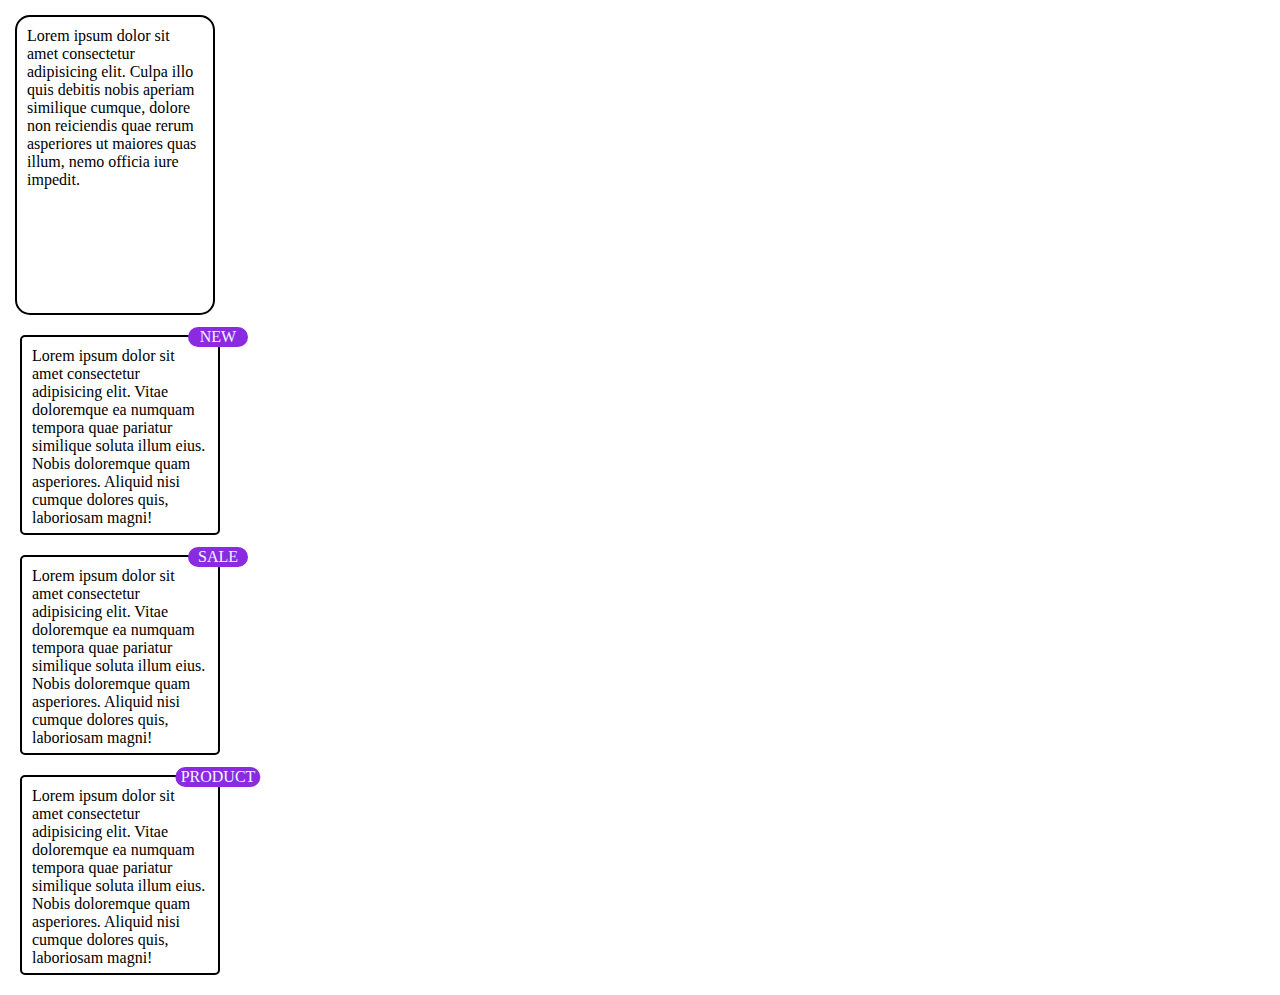
<file: consult10-06/index.html>
<!DOCTYPE html>
<html lang="en">
<head>
    <meta charset="UTF-8">
    <meta http-equiv="X-UA-Compatible" content="IE=edge">
    <meta name="viewport" content="width=device-width, initial-scale=1.0">
    <link rel="stylesheet" href="css/style.css">
    <title>Document</title>
</head>
<body>
    <div class="post">
        <p>
            Lorem ipsum dolor sit amet consectetur adipisicing elit. Culpa illo quis debitis nobis aperiam similique cumque, dolore non reiciendis quae rerum asperiores ut maiores quas illum, nemo officia iure impedit.
        </p>
        <div class="info">

        </div>
        
    </div>
    <div data-content= "NEW" class="card new_product">
        <p>
            Lorem ipsum dolor sit amet consectetur adipisicing elit. Vitae doloremque ea numquam tempora quae pariatur similique soluta illum eius. Nobis doloremque quam asperiores. Aliquid nisi cumque dolores quis, laboriosam magni!
        </p>
    </div>
    <div data-content= "SALE" class="card new_product">
        <p>
            Lorem ipsum dolor sit amet consectetur adipisicing elit. Vitae doloremque ea numquam tempora quae pariatur similique soluta illum eius. Nobis doloremque quam asperiores. Aliquid nisi cumque dolores quis, laboriosam magni!
        </p>
    </div>
    <div data-content= "PRODUCT" class="card new_product">
        <p>
            Lorem ipsum dolor sit amet consectetur adipisicing elit. Vitae doloremque ea numquam tempora quae pariatur similique soluta illum eius. Nobis doloremque quam asperiores. Aliquid nisi cumque dolores quis, laboriosam magni!
        </p>
    </div>
</body>
</html>
</file>
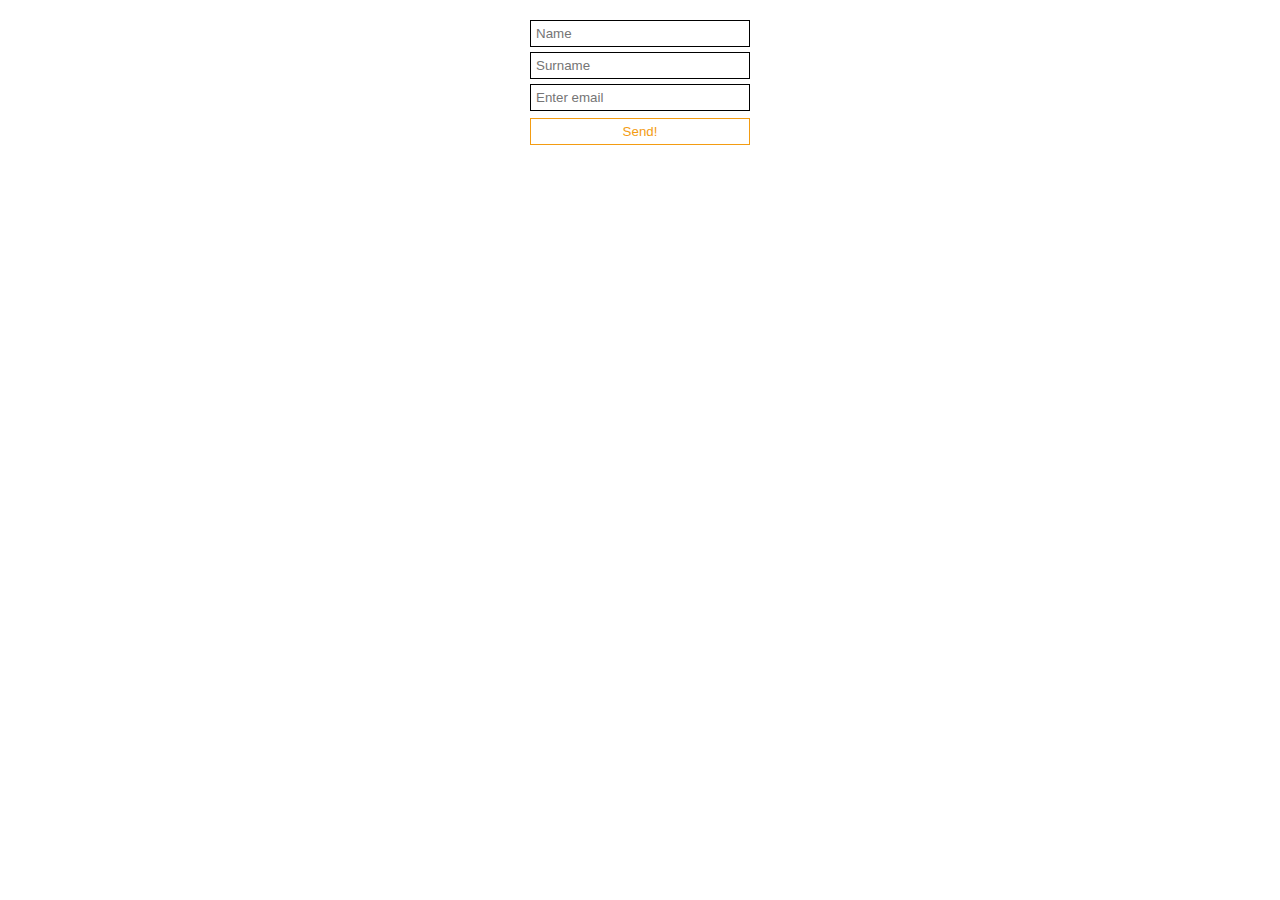
<file: Consult_01-07/index.html>
<!DOCTYPE html>
<html lang="en">
<head>
    <meta charset="UTF-8">
    <meta http-equiv="X-UA-Compatible" content="IE=edge">
    <meta name="viewport" content="width=device-width, initial-scale=1.0">
    <link rel="stylesheet" href="css/style.css">
    <title>Document</title>
</head>
<body>
    <form action="">
        <input type="text" placeholder="Name" name="name">
        <input type="text" placeholder="Surname" name="surname">
        <input type="email" placeholder="Enter email" name="email">
        <button>Send!</button>
    </form>    
</body>
</html>
</file>
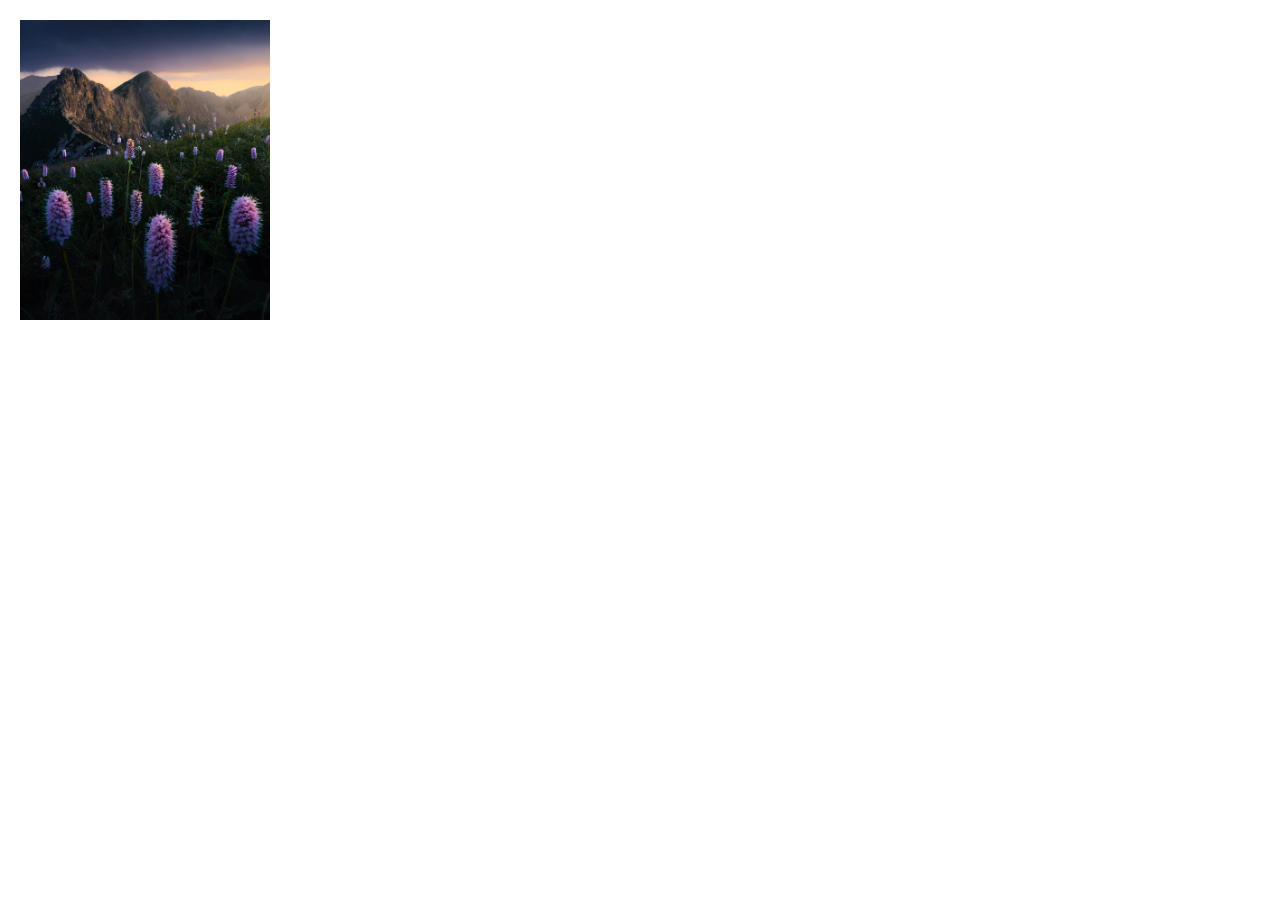
<file: Consult_17-06/index.html>
<!DOCTYPE html>
<html lang="en">
<head>
    <meta charset="UTF-8">
    <meta http-equiv="X-UA-Compatible" content="IE=edge">
    <meta name="viewport" content="width=device-width, initial-scale=1.0">
    <link rel="stylesheet" href="css/style.css">
    <title>Document</title>
</head>
<body>
    <div class="card-container">
        <div class="card">
            <img src="image/image_print.jpg" alt="nature">
            <div class="info">
                Lorem ipsum dolor sit amet consectetur adipisicing elit. At hic quod ab enim officiis, voluptate ex commodi, eum inventore, facere voluptatem fuga possimus amet sed obcaecati. Accusantium illum ad veniam!
            </div>
        </div>
    </div>
</body>
</html>
</file>
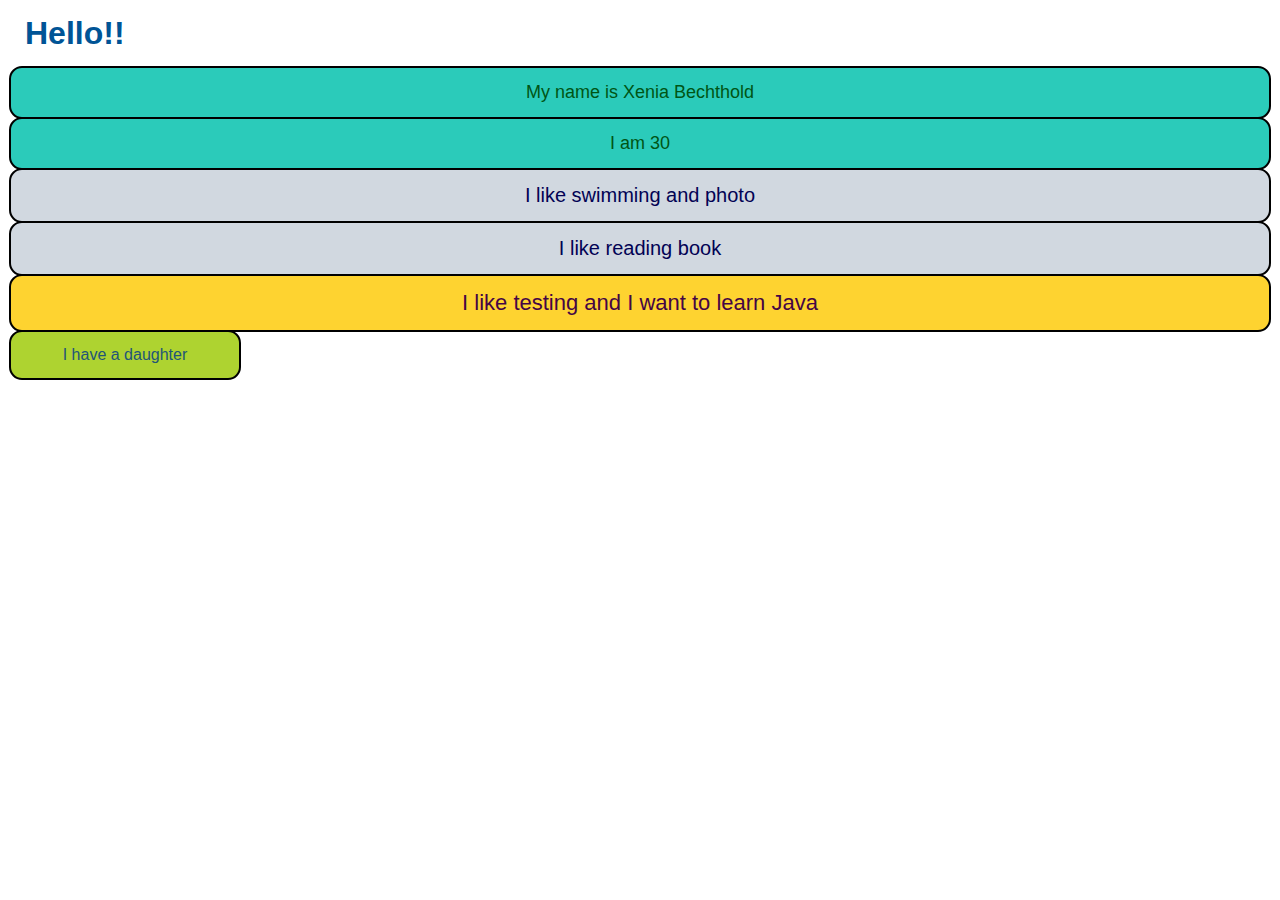
<file: consult_20-05/index.html>
<!DOCTYPE html>
<html lang="en">
<head>
    <meta charset="UTF-8">
    <meta http-equiv="X-UA-Compatible" content="IE=edge">
    <meta name="viewport" content="width=device-width, initial-scale=1.0">
    <link rel="stylesheet" href="css/style.css">
    <title>Consult_20.05</title>
</head>
<body>
    <h1>Hello!!</h1>
    <p class = "intro">My name is Xenia Bechthold</p>
    <p class = "intro">I am 30</p>
    <p class = "hobby">I like swimming and photo</p>
    <p class = "hobby">I like reading book</p>
    <p class = "job">I like testing and I want to learn Java</p>
    <p id = "family">I have a daughter</p>
   
    </body>
</html>
</file>
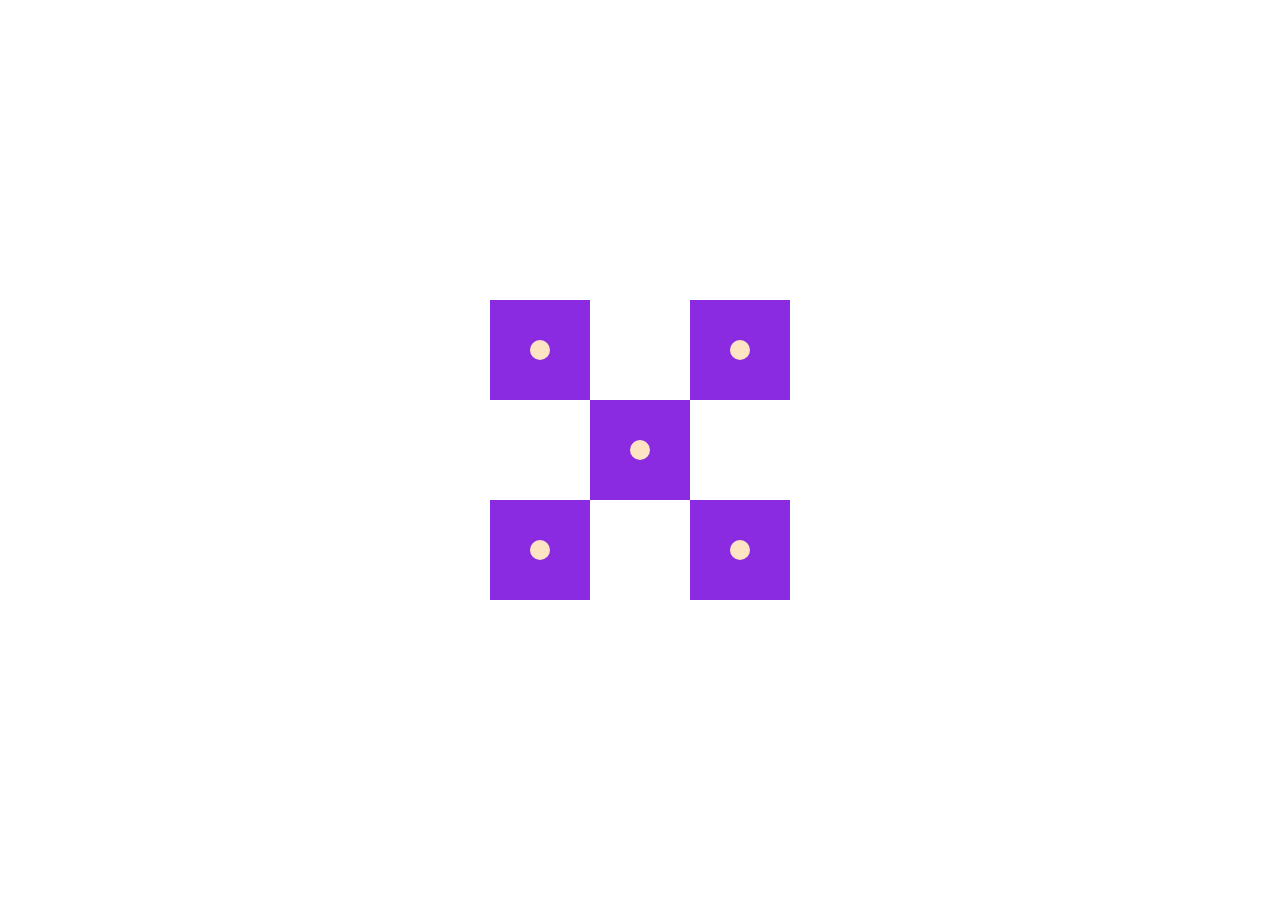
<file: Consult_24-06/index.html>
<!DOCTYPE html>
<html lang="en">
<head>
    <meta charset="UTF-8">
    <meta http-equiv="X-UA-Compatible" content="IE=edge">
    <meta name="viewport" content="width=device-width, initial-scale=1.0">
    <link rel="stylesheet" href="css/style.css">
    <title>Document</title>
</head>
<body>
  
    <div class="main main-2">
        <div class="round"></div>
    </div>
   
    <div class="main main-4">
        <div class="round"></div>
    </div>
       <div class="main main-6">
        <div class="round"></div>
    </div>
    <div class="main main-7">
        <div class="round"></div>
    </div>
    <div class="main main-8">
        <div class="round"></div>
    </div>
   
    
</body>
</html>
</file>
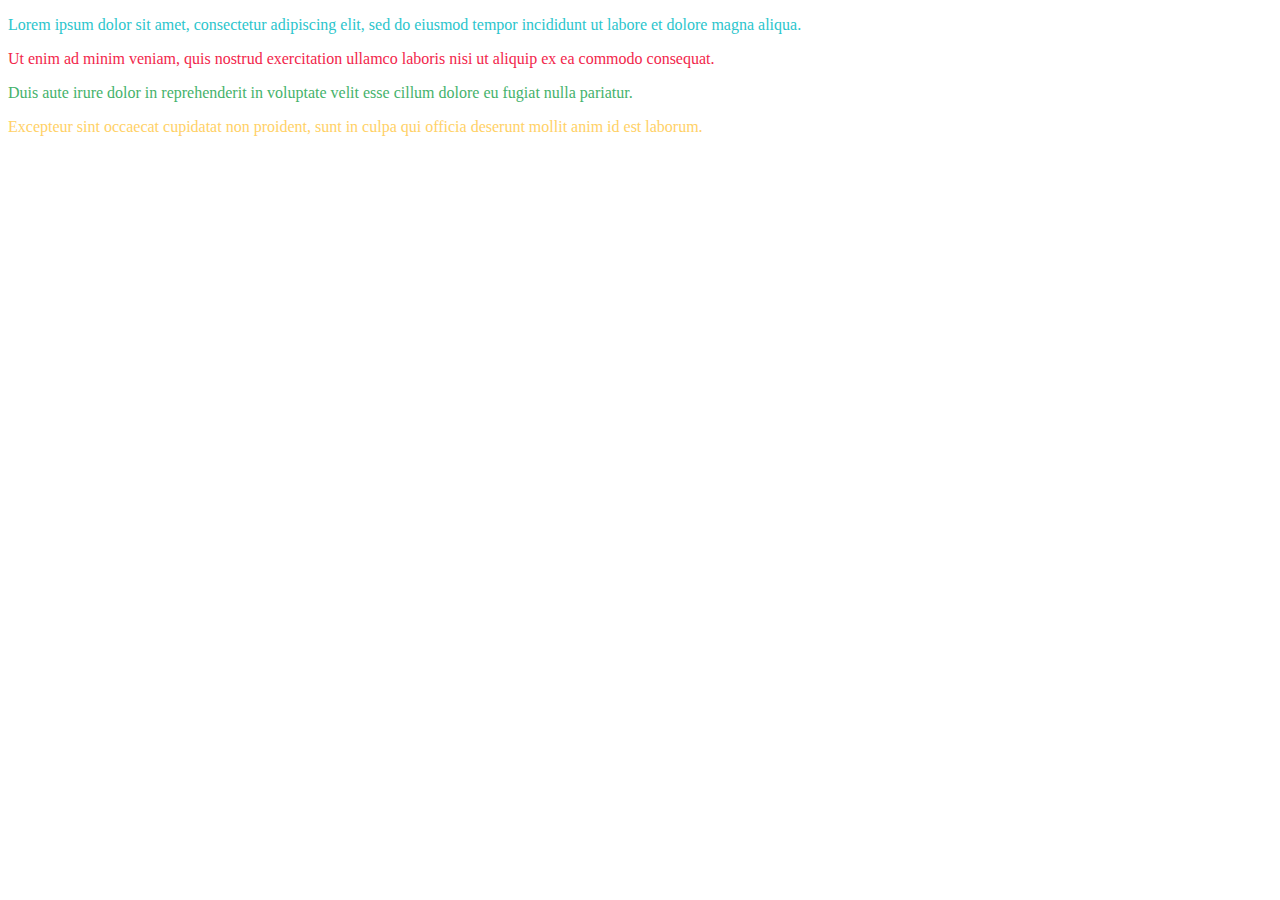
<file: Homework_1/index.html>
<!DOCTYPE html>
<html lang="en">
<head>
    <meta charset="UTF-8">
    <meta http-equiv="X-UA-Compatible" content="IE=edge">
    <meta name="viewport" content="width=device-width, initial-scale=1.0">
    <link rel="stylesheet" href="css/style.css">
    <title>Homework</title>
</head>
<body>
    <p class = "blue">Lorem ipsum dolor sit amet, consectetur adipiscing elit, sed do eiusmod tempor incididunt ut labore et dolore magna aliqua. </p>
    <p class = "red">Ut enim ad minim veniam, quis nostrud exercitation ullamco laboris nisi ut aliquip ex ea commodo consequat. </p>
    <p class = "green">Duis aute irure dolor in reprehenderit in voluptate velit esse cillum dolore eu fugiat nulla pariatur.</p>
    <p class = "yellow">Excepteur sint occaecat cupidatat non proident, sunt in culpa qui officia deserunt mollit anim id est laborum.</p>
</body>
</html>
</file>
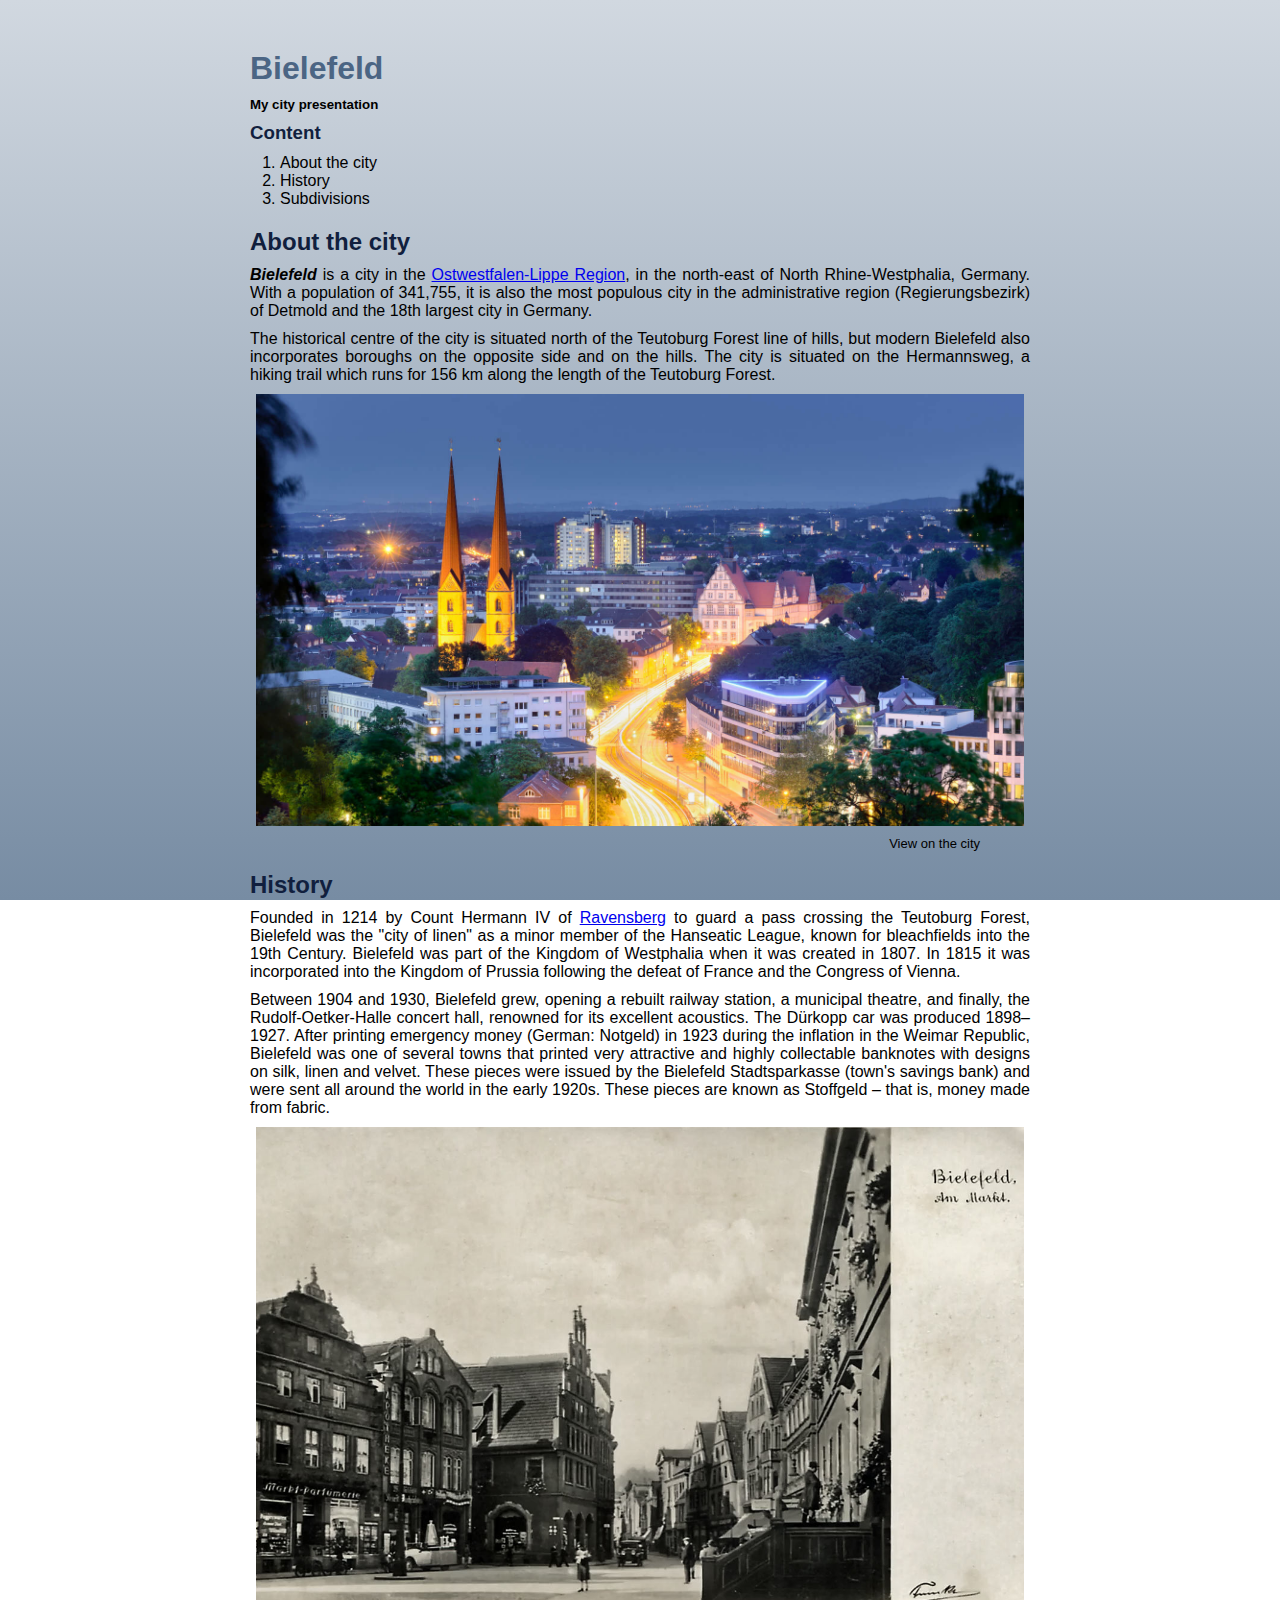
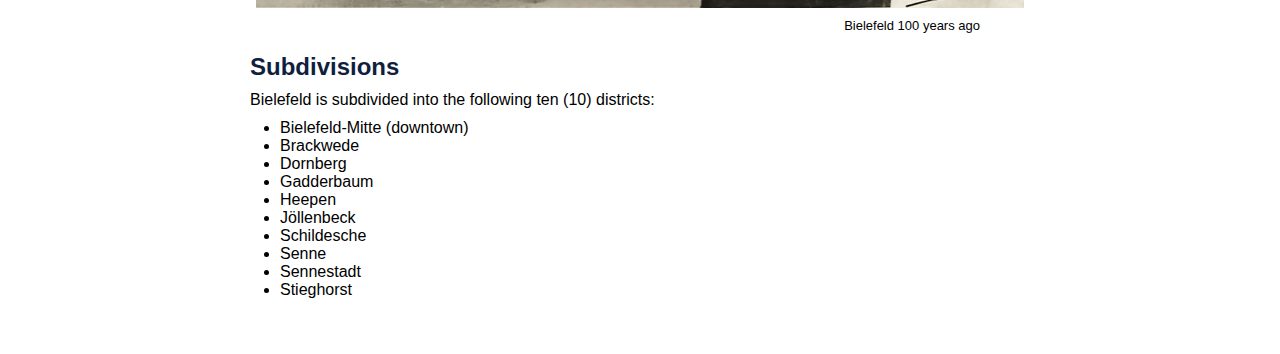
<file: Homework_24.05/index.html>
<!DOCTYPE html>
<html lang="en">
<head>
    <meta charset="UTF-8">
    <meta http-equiv="X-UA-Compatible" content="IE=edge">
    <meta name="viewport" content="width=device-width, initial-scale=1.0">
    <link rel="stylesheet" href="css/style.css">
    <title>Lesson 3</title>
    <link rel="icon" type="image/x-icon" href="/image/icon_food.png">
</head>
<body>
    
    <h1>Bielefeld</h1>
    <h5 class="intro">My city presentation</h5>
    <h3>Content</h3>
    <ol>
        <li>About the city</li>
        <li>History</li>
        <li>Subdivisions</li>
       </ol>
    <h2>About the city</h2>
    <p class="about"> 
        <b> <i> Bielefeld </i> </b> is a city in the <a href="https://en.wikipedia.org/wiki/Ostwestfalen-Lippe" target="_blank" title="Go to wikipage"> Ostwestfalen-Lippe Region</a>, in the north-east of North Rhine-Westphalia, Germany. With a population of 341,755, it is also the most populous city in the administrative region (Regierungsbezirk) of Detmold and the 18th largest city in Germany.
    </p>
    <p class="about"> 
        The historical centre of the city is situated north of the Teutoburg Forest line of hills, but modern Bielefeld also incorporates boroughs on the opposite side and on the hills. The city is situated on the Hermannsweg, a hiking trail which runs for 156 km along the length of the Teutoburg Forest.
    </p>
    <img class="city" src="image/cityview.jpg" alt="Cityview" width="60%">
    <p class = "info">View on the city</p>
    <h2>History</h2>
    <p class="about">
        Founded in 1214 by Count Hermann IV of <a href="https://en.wikipedia.org/wiki/County_of_Ravensberg" target="_blank" title="Go to wikipage"> Ravensberg</a> to guard a pass crossing the Teutoburg Forest, Bielefeld was the "city of linen" as a minor member of the Hanseatic League, known for bleachfields into the 19th Century. Bielefeld was part of the Kingdom of Westphalia when it was created in 1807. In 1815 it was incorporated into the Kingdom of Prussia following the defeat of France and the Congress of Vienna.
    </p>
    <p  class="about">
        Between 1904 and 1930, Bielefeld grew, opening a rebuilt railway station, a municipal theatre, and finally, the Rudolf-Oetker-Halle concert hall, renowned for its excellent acoustics. The Dürkopp car was produced 1898–1927. After printing emergency money (German: Notgeld) in 1923 during the inflation in the Weimar Republic, Bielefeld was one of several towns that printed very attractive and highly collectable banknotes with designs on silk, linen and velvet. These pieces were issued by the Bielefeld Stadtsparkasse (town's savings bank) and were sent all around the world in the early 1920s. These pieces are known as Stoffgeld – that is, money made from fabric.
    </p>
    <img class="city"src="image/Alter_Markt_1936.jpg" alt="city_100yers_ago" width="60%">
    <p class = "info"> Bielefeld 100 years ago</p>
    <h2>Subdivisions</h2>
    <p class="about">Bielefeld is subdivided into the following ten (10) districts:</p>
    <ul>
        <li>Bielefeld-Mitte (downtown)</li>
        <li>Brackwede</li>
        <li>Dornberg</li>
        <li>Gadderbaum</li>  
        <li>Heepen</li> 
        <li>Jöllenbeck</li> 
        <li>Schildesche</li> 
        <li>Senne</li>
        <li>Sennestadt</li> 
        <li>Stieghorst</li>
    </ul>

 
    <p class="end"></p>
    
</body>
</html>
</file>
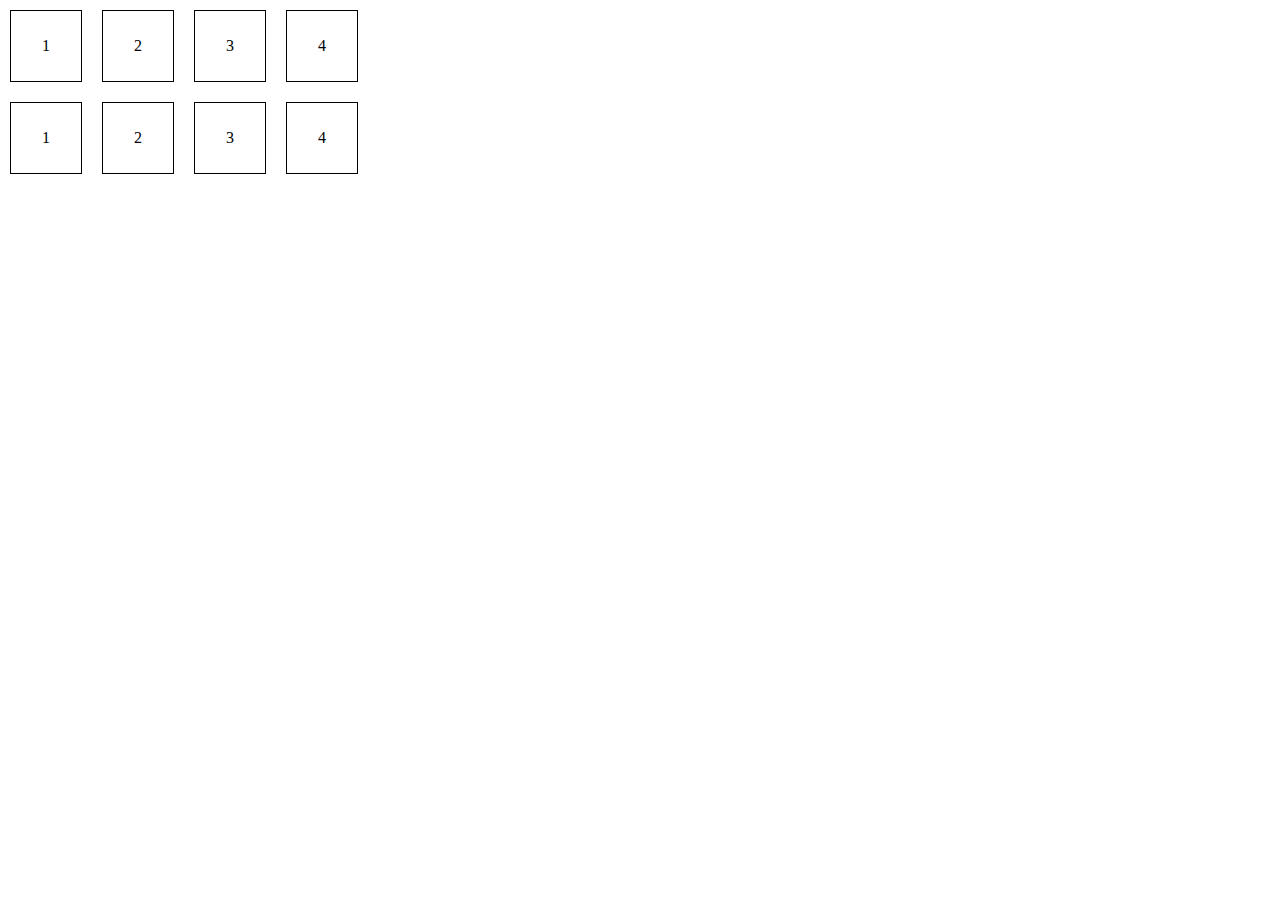
<file: Lesson_02-06/index.html>
<!DOCTYPE html>
<html lang="en">
<head>
    <meta charset="UTF-8">
    <meta http-equiv="X-UA-Compatible" content="IE=edge">
    <meta name="viewport" content="width=device-width, initial-scale=1.0">
    <link rel="stylesheet" href="css/style.css">
    <title>Document</title>
</head>
<body>
   <div class="block1">
       <div class="item">1</div>
       <div class="item">2</div>
       <div class="item">3</div>
       <div class="item">4</div>
   </div>

   <div class="block2">
        <div class="item">1</div>
        <div class="item">2</div>
        <div class="item">3</div>
        <div class="item">4</div>
    </div>
</body>
</html>
</file>
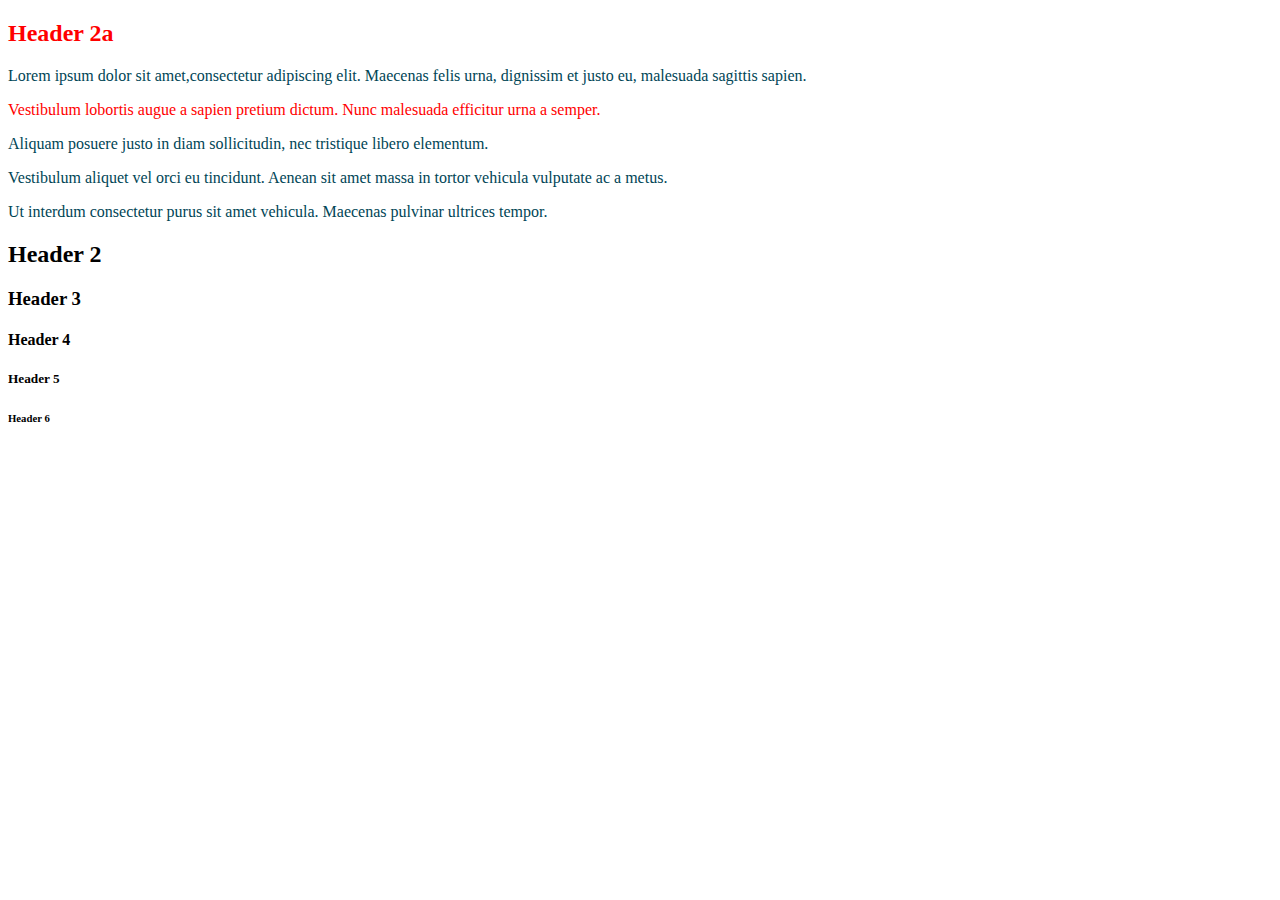
<file: Lesson_1/index.html>
<!DOCTYPE html>
<html lang="en">
<head>
    <meta charset="UTF-8">
    <meta http-equiv="X-UA-Compatible" content="IE=edge">
    <meta name="viewport" content="width=device-width, initial-scale=1.0">
    <link rel="stylesheet" href="css/style.css">
    <!-- меняет заголовок страницы  -->
    <title>Lesson_1</title>
</head>
<body>
    <h2 class="red"> Header 2a</h2>
    <div>
        <p>Lorem ipsum dolor sit amet,consectetur adipiscing elit. Maecenas felis urna, dignissim et justo eu, malesuada sagittis sapien.</p>
        <p class = "red"> Vestibulum lobortis augue a sapien pretium dictum. Nunc malesuada efficitur urna a semper.</p>
        <p> Aliquam posuere justo in diam sollicitudin, nec tristique libero elementum. </p>
        <p>Vestibulum aliquet vel orci eu tincidunt. Aenean sit amet massa in tortor vehicula vulputate ac a metus. </p>
        <p>Ut interdum consectetur purus sit amet vehicula. Maecenas pulvinar ultrices tempor.</p>
    </div>
    <h2> Header 2</h2>
    <h3> Header 3</h3>
    <h4> Header 4</h4>
    <h5> Header 5</h5>
    <h6> Header 6</h6>

    
</body>
</html>
</file>
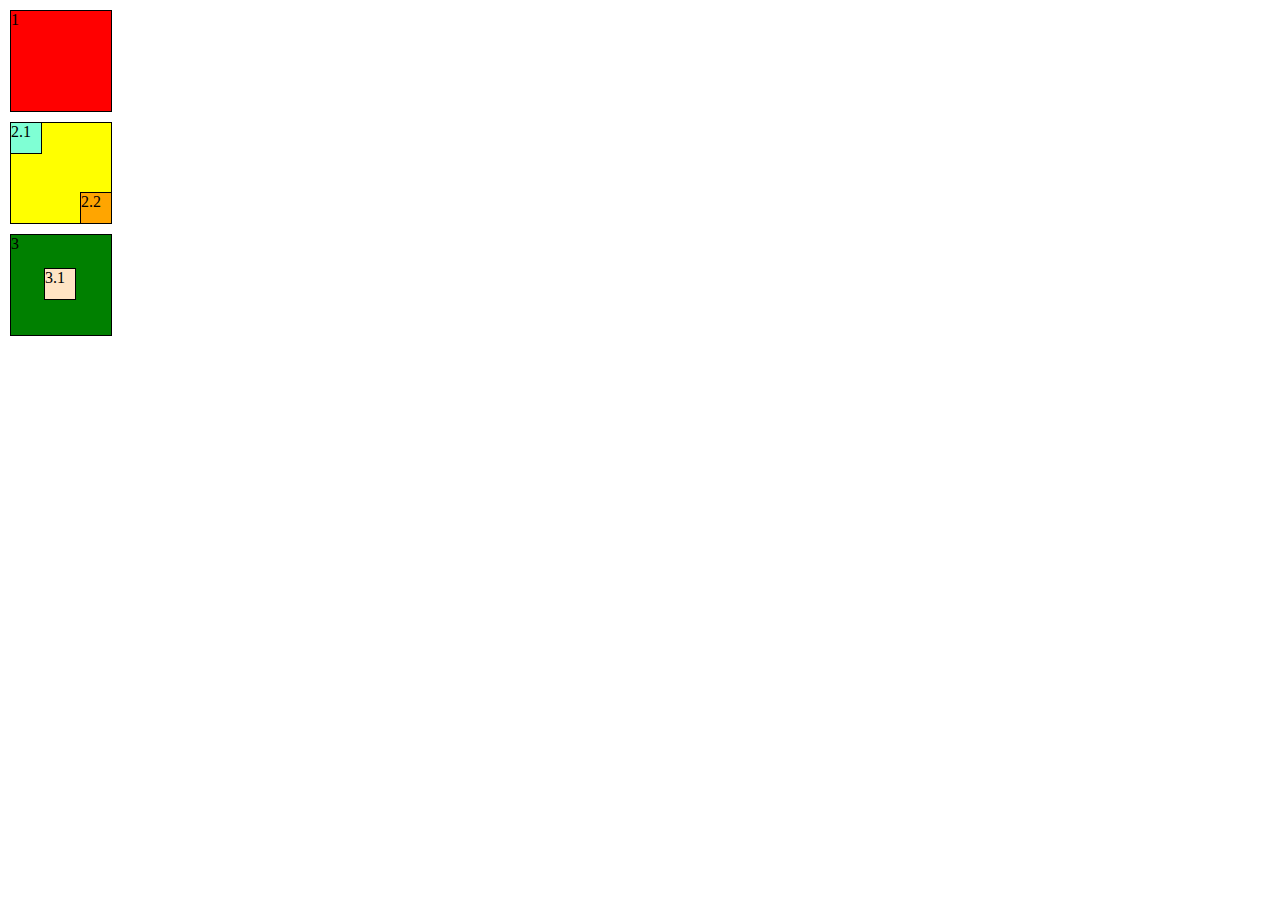
<file: Lesson_14-06/index.html>
<!DOCTYPE html>
<html lang="en">
<head>
    <meta charset="UTF-8">
    <meta http-equiv="X-UA-Compatible" content="IE=edge">
    <meta name="viewport" content="width=device-width, initial-scale=1.0">
    <link rel="stylesheet" href="css/style.css">
    <title>Positioning</title>
</head>
<body>
    <div class=" div div1">1</div>
    <div class=" div div2">2
        <div class="div21">2.1</div>
        <div class="div22">2.2</div>
    </div>
    <div class=" div div3">3
        <div class="div31">3.1</div>
    </div>
</body>
</html>
</file>
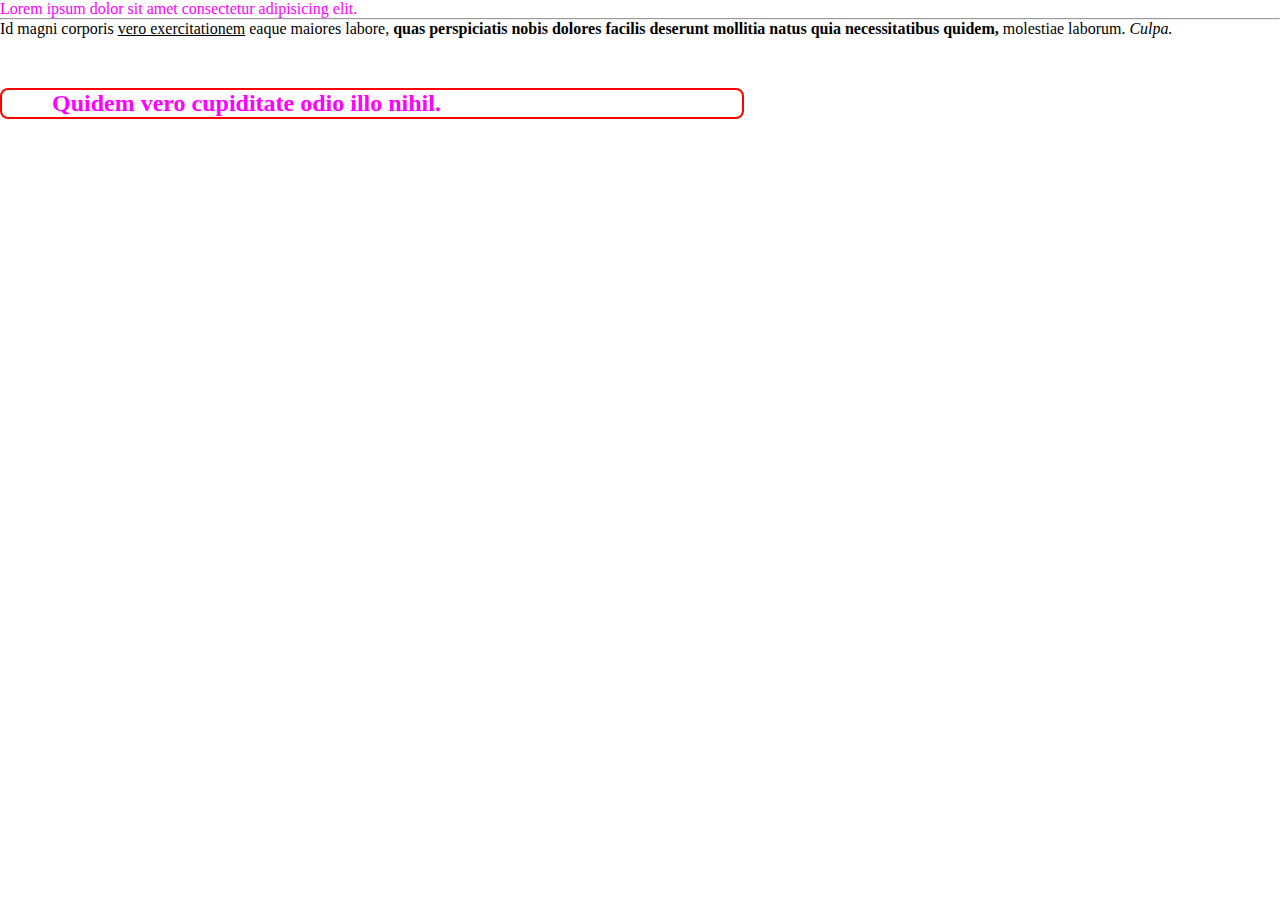
<file: Lesson_1_18_05/index.html>
<!DOCTYPE html>
<html lang="en">
<head>
    <meta charset="UTF-8">
    <meta http-equiv="X-UA-Compatible" content="IE=edge">
    <meta name="viewport" content="width=device-width, initial-scale=1.0">
    <link rel="stylesheet" href="css/style.css">
    <title>New_lesson_18_05</title>
</head>
<body>
    <p class = "p1">Lorem ipsum dolor sit amet consectetur adipisicing elit.</p>
    <hr>
    <p class = "p2">Id magni corporis <u> vero exercitationem</u> eaque maiores labore, <b> quas perspiciatis nobis dolores facilis deserunt mollitia natus quia necessitatibus quidem, </b>molestiae laborum. <i> Culpa. </i></p>
    <p class =  "p1 p3">Quidem vero cupiditate odio illo nihil.</p>
</body>
</html>
</file>
<file: consult10-06/css/style.css>
* {
    padding: 0;
    margin: 0;
    box-sizing: border-box;
}

.post {
    width: 200px;
    height: 300px;
    padding: 10px;
    margin: 15px;
    border: 2px solid black;
    border-radius: 15px;
    transition: background-color 0.5s,
                height 0.5s cubic-bezier(0.77, -0.29, 1, -0.35);
    transition-delay: 0.5s;

}

.post:hover {
    background-color: bisque;
    height: 250px;
}

.post .info {
    background-color: blue;
    height: 0;
    width: 0;
    transition: height 0.5s ,
                width 0.5s ;
    transition-timing-function: cubic-bezier(0.77, -0.29, 1, -0.35);
    transition-delay: 0.5s;
}

.post:hover .info {
    height: 20px;
    width: 100%;
}

.card {
    padding: 10px;
    width: 200px;
    height: 200px;
    border: 2px solid black;
    border-radius: 5px;
    margin:20px;
    position: relative;
}

[data-content]:after {
    position: absolute;
    top: 0;
    right: 0;
    transform: translate(50%, -50%);
    content: attr(data-content);
    padding: 0 5px;
    min-width: 50px;
    height: 20px;
    display: flex;
    justify-content: center;
    align-items: center;
    border-radius: 10px;
    background-color: blueviolet;
    color: aliceblue;
}
</file>
<file: Consult_01-07/css/style.css>
*{
    margin: 0;
    padding: 0;
    box-sizing: border-box;
}

form{
    display: flex;
    max-width: 300px;
    margin: 0 auto;
    justify-content: space-between;
    padding: 20px 40px;
    flex-direction: column;
}

button {
    color: #f39c12;
    border: 1px solid #f39c12;
    padding: 5px 20px;
    background-color: white;
    transition: color, background-color, box-shadow;
    transition-duration: 0.5s;
    margin: 2px 0px; 

}

button:hover {
    color: white;
    background-color: #f39c12;
}

button:focus {
    outline: none;
    box-shadow: 5px 10px 10px #888888;
}

input {
    padding: 5px;
    margin-bottom: 5px;
    border: 1px solid black;
    transition: box-shadow 0.5s;
}

input:focus {
    outline: none;
    border-bottom: 1px solid #f39c12;
}
</file>
<file: Consult_17-06/css/style.css>
* {
    margin: 0;
    padding: 0;
    box-sizing: border-box;
}

.card-container {
    padding: 20px;
}


.card {
    width: 250px;
    height: 300px;
    position: relative;
    overflow-y: hidden;
    transition: transform 1s cubic-bezier(0.78, -1.82, 0.33, 2.78);
    transition-delay: 0.3s;

    
}

.card:hover {
    transform: scale(1.1);
}

.card img {
    width: 100%;
    height: 100%;
    object-fit: cover;
}

.card .info {
    position: absolute;
    left: 0;
    bottom: 0;
    background-color: rgba(0, 0, 0, 0.5);
    color: antiquewhite;
    padding: 10px;
    transform: scale(0);
    transition: transform 1s;
    transition-delay: 0.3s;

}

.card:hover .info {
    transform: scale(1) 
                rotate(360deg);
    
    
}
</file>
<file: consult_20-05/css/style.css>
* {
    margin: 0;
    padding: 0;  
}

body {
    font-family: -apple-system, BlinkMacSystemFont, 'Segoe UI', Roboto, Oxygen, Ubuntu, Cantarell, 'Open Sans', 'Helvetica Neue', sans-serif;
}  

h1 {
    color: #005496;
    padding: 15px;
    margin: 0px 10px;
}

p {
    
    padding: 15px;
    margin: 0px 10px;
    text-align: center;
    outline: 2px solid #000000;
    outline-offset: -1px;

}
.intro {
    color: #005515;
    background-color: #2bcbba;
    font-size: 18px;
    border-radius: 12px;
   
}

.hobby {
    color: #020254;
    background-color: #d1d8e0;
    font-size: 20px;
    border-radius: 12px;
    
}

.job {
    color: #440545;
    background-color: #fed330;
    font-size: 22px;
    border-radius: 12px;
   
}

#family {
    color: #225578;
    background-color: #aed330;
    font-size: 16px;
    width: 200px;
    border-radius: 12px;
    
}
</file>
<file: Consult_24-06/css/style.css>
.main {
    position: absolute;
    width: 100px;
    height: 100px;
    background-color: blueviolet;
}

.main-2 {
    left: 50%;
    top: 50%; 
    transform: translate(50%,50%);
}

.main-4 { 
    right:50%;
    top: 50%;
    transform: translate(-50%,50%);
}

.main-6 { 
    right: 50%;
    bottom: 50%;
    transform: translate(-50%,-50%);
}

.main-7 { 
    left: 50%;
    bottom: 50%;
    transform: translate(-50%,50%);
}

.main-8 { 
    left: 50%;
    bottom: 50%;
    transform: translate(50%,-50%);
}

.round { 
    position: absolute;
    left: 50%;
    top: 50%;
    width: 20px;
    height: 20px;
    transform: translate(-50%, -50%);
    background-color: bisque;
    border-radius: 50%;
}
</file>
<file: Homework_1/css/style.css>
.blue {
    color: #2BC5CC;
}

.red {
    color: #F2264B;
}

.green {
    color: #45B26B;
}

.yellow {
    color: #FFD166;

}
</file>
<file: Homework_24.05/css/style.css>
* {
    margin: 0;
    padding: 0;
}


body {
    font-family: sans-serif;
    background:  linear-gradient(#d1d8e0, #778ca3) fixed;
    
}

h1 {
    color: #4b6584;
    padding: 50px 250px 5px;
     
    }

.intro
{
    padding: 5px 250px;
}

.about 
{
    padding: 5px 250px;
    text-align: justify;
}

.city {
    
    display: block;
    margin: 0 auto;
    padding-top: 5px;
    padding-bottom: 5px;
      
}

h2 {
    color: #111F3E;
    padding: 15px 250px 5px;
}

ul {
    padding: 5px 280px;
}

ol {
    padding: 5px 280px;
}

h3 {
    padding: 5px 250px;
    color: #111F3E;
}

.info
{   padding: 5px 300px;
    text-align: end;
    
    padding-bottom: 5px;
    font-size: small;
}

.end {
    padding-bottom: 50px;
}
</file>
<file: Lesson_02-06/css/style.css>
* {
    padding: 0;
    margin: 0;
}

.item {
    border: 1px solid black;
    width: 70px;
    height: 70px;
    text-align: center;
    line-height: 70px; /* выравнивание по высоте*/
    margin: 10px;
}

.block1 {
    display: flex;
    /*height: 300px;*/
    /*flex-direction: row-reverse;*/
    /*justify-content: space-around;*/
    align-items: end;
    flex-wrap: nowrap;
}

.block2 {
    display: flex;
    /*justify-content: space-between;*/
    flex-wrap: wrap;
}

/* 

flex-direction - выбор направления основной оси
justify-content - выравнивание элементов вдоль основной оси
align-items - выравнивание перпендикулярно основной оси
flex-wrap - перенос элементов на следующую строку

*/
</file>
<file: Lesson_1/css/style.css>
.red {
    color: red;
}

p {
    color: #004556;
}
</file>
<file: Lesson_14-06/css/style.css>
* {
    margin: 0;
    padding: 0;
}

.div {
    width: 100px;
    height: 100px;
    border: 1px solid black;
    margin: 10px;
}

.div1 {
    background-color: red;
}

.div2 {
    background-color: yellow;
    position: relative;
    
}

.div3 {
    background-color: green;
    position: relative;
   
}
.div21 {
    width: 30px;
    height: 30px;
    border: 1px solid black;
    background-color: aquamarine;
    position: absolute;
    top: -1px;
    left: -1px;
}

.div22 {
    width: 30px;
    height: 30px;
    border: 1px solid black;
    background-color: orange;
    position: absolute;
    bottom: -1px;
    right: -1px;
  
}
.div31 {
    width: 30px;
    height: 30px;
    border: 1px solid black;
    background-color: bisque;
    position: absolute;
    top: 33px;
    left: 33px;
}


/*position: static - default setting
 position: relative - element is in flow, but we can move it
 top, bottom, left, right
 top, left - high priority

 z-index - which element will on top
 position: absolute - element is on new flow (new layout)
 Here you can use top, bottom ... settingss and z-index*/
</file>
<file: Lesson_1_18_05/css/style.css>
* {
    padding: 0;
    margin: 0;
}

.p1 {
    color: magenta;
}

.p2:hover {
    background-color: bisque;
    font-family: -apple-system, BlinkMacSystemFont, 'Segoe UI', Roboto, Oxygen, Ubuntu, Cantarell, 'Open Sans', 'Helvetica Neue', sans-serif;
    width:50%;
}

.p3 {
    font-size: 24px;
    border: 2px solid red;
    border-radius: 8px;
    padding: 0px 50px;
    margin: 50px 0px;
    width: 50%;
    font-weight: 900;
}
</file>
